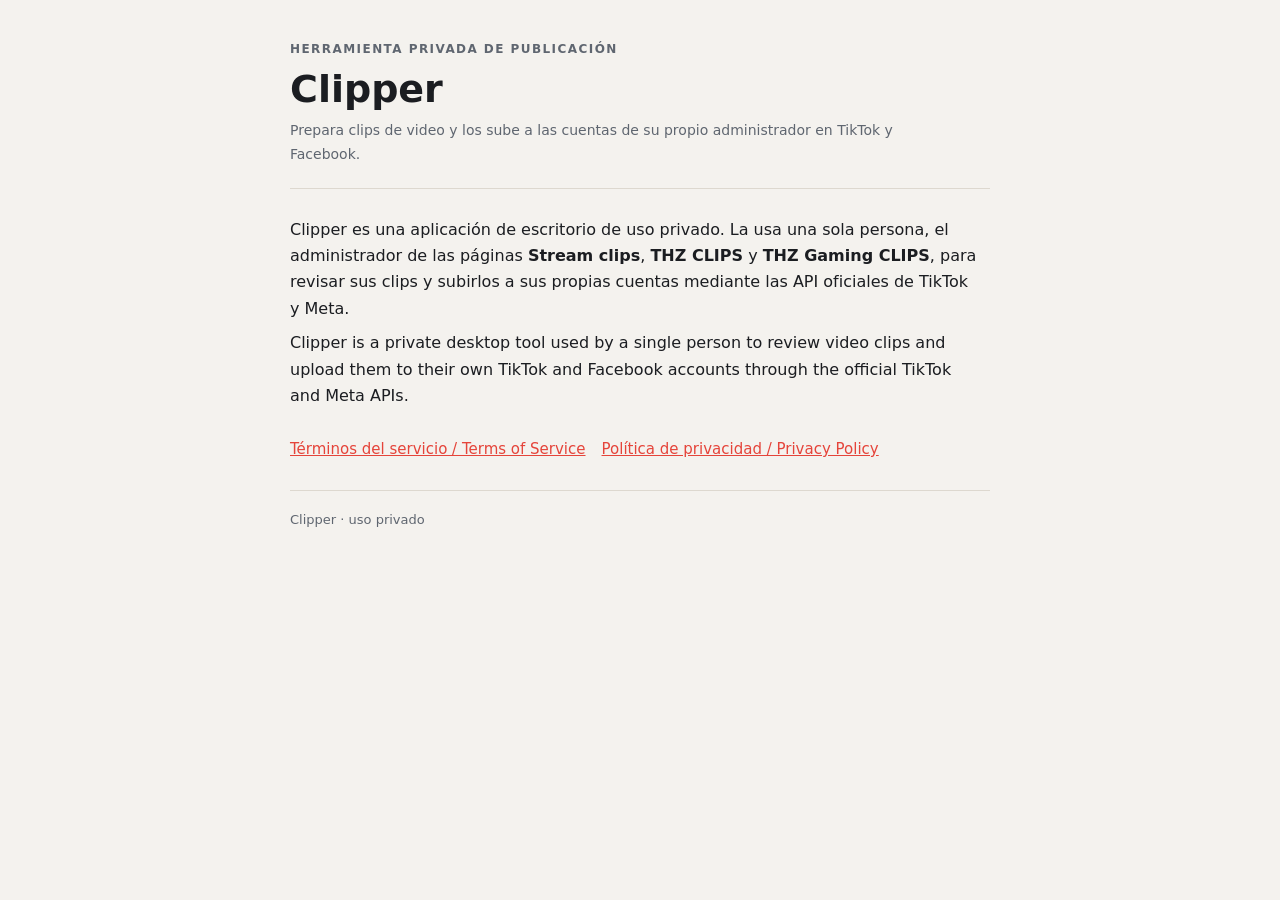
<file: index.html>
<!doctype html>
<html lang="es">
<head>
<meta charset="utf-8">
<meta name="viewport" content="width=device-width,initial-scale=1">
<title>Clipper</title>
<link rel="stylesheet" href="estilo.css">
</head>
<body>
<main class="doc">
  <header>
    <span class="eyebrow">Herramienta privada de publicación</span>
    <h1>Clipper</h1>
    <p class="meta">Prepara clips de video y los sube a las cuentas de su propio administrador en TikTok y Facebook.</p>
  </header>
  <section>
    <p>Clipper es una aplicación de escritorio de uso privado. La usa una sola persona, el administrador de las páginas
      <strong>Stream clips</strong>, <strong>THZ CLIPS</strong> y <strong>THZ Gaming CLIPS</strong>, para revisar sus clips y subirlos a sus propias cuentas
      mediante las API oficiales de TikTok y Meta.</p>
    <p lang="en">Clipper is a private desktop tool used by a single person to review video clips and upload them to their own TikTok and Facebook
      accounts through the official TikTok and Meta APIs.</p>
  </section>
  <nav class="enlaces">
    <a href="terminos.html">Términos del servicio / Terms of Service</a>
    <a href="privacidad.html">Política de privacidad / Privacy Policy</a>
  </nav>
  <footer>Clipper · uso privado</footer>
</main>
</body>
</html>
</file>
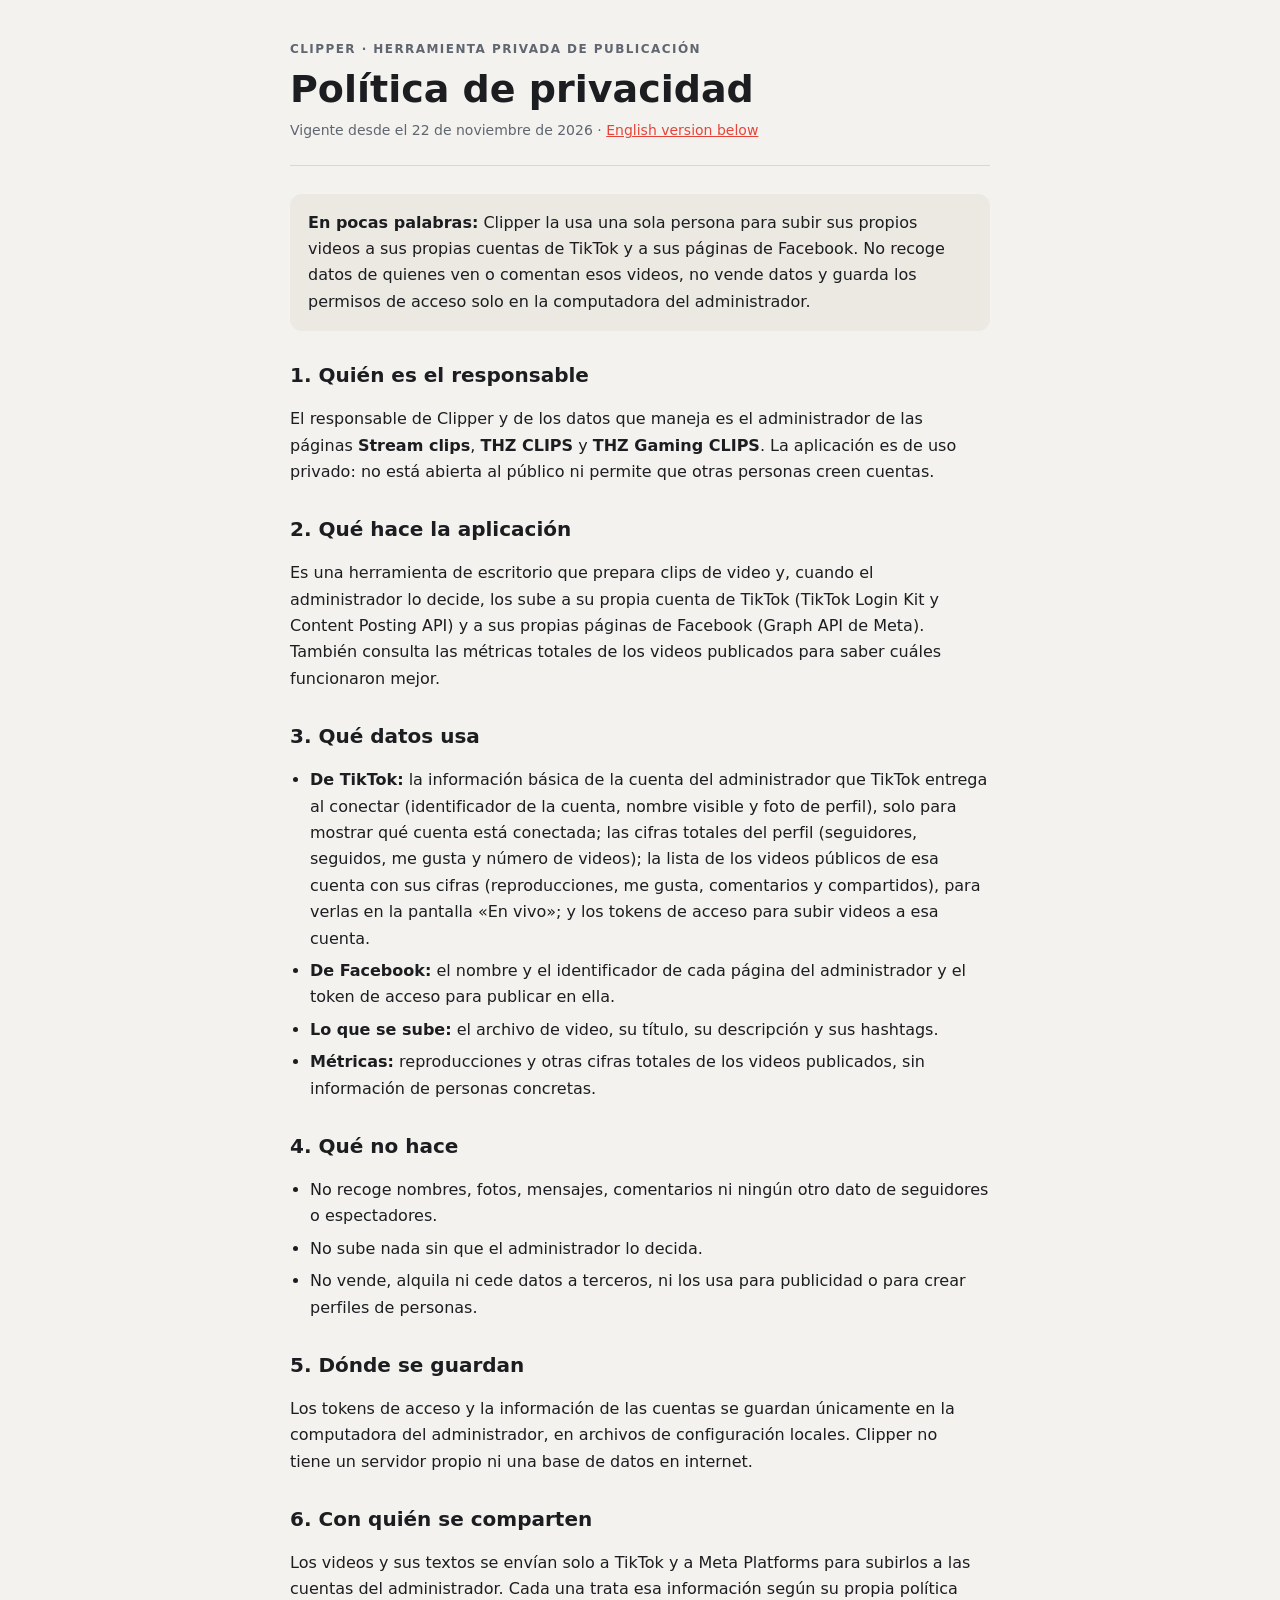
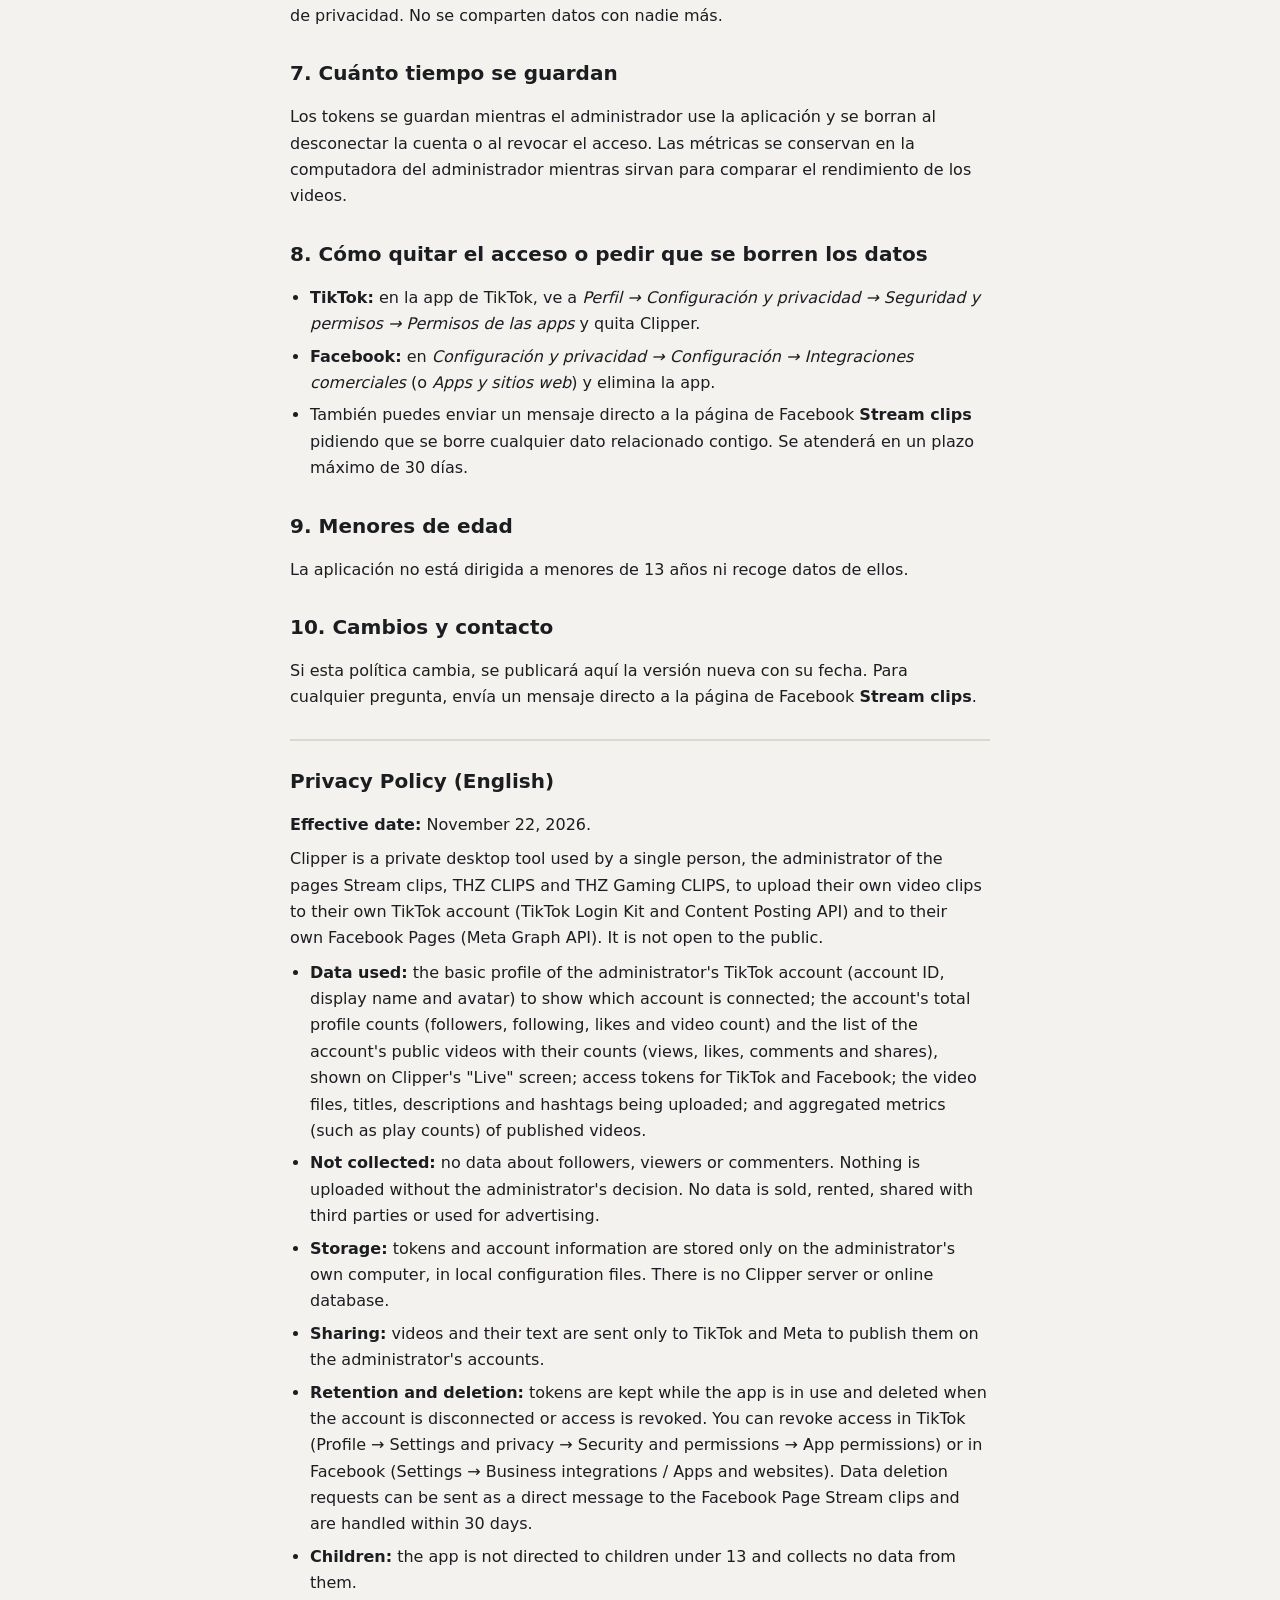
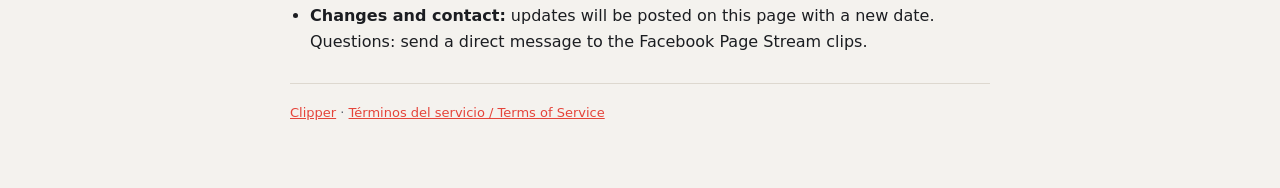
<file: privacidad.html>
<!doctype html>
<html lang="es">
<head>
<meta charset="utf-8">
<meta name="viewport" content="width=device-width,initial-scale=1">
<title>Política de privacidad · Clipper</title>
<link rel="stylesheet" href="estilo.css">
</head>
<body>
<main class="doc">
  <header>
    <span class="eyebrow">Clipper · herramienta privada de publicación</span>
    <h1>Política de privacidad</h1>
    <p class="meta">Vigente desde el 22 de noviembre de 2026 · <a href="#en">English version below</a></p>
  </header>

  <div class="resumen"><p><strong>En pocas palabras:</strong> Clipper la usa una sola persona para subir sus propios videos a sus propias cuentas de TikTok
    y a sus páginas de Facebook. No recoge datos de quienes ven o comentan esos videos, no vende datos y guarda los permisos de acceso solo en la
    computadora del administrador.</p></div>

  <section>
    <h2>1. Quién es el responsable</h2>
    <p>El responsable de Clipper y de los datos que maneja es el administrador de las páginas <strong>Stream clips</strong>, <strong>THZ CLIPS</strong> y
      <strong>THZ Gaming CLIPS</strong>. La aplicación es de uso privado: no está abierta al público ni permite que otras personas creen cuentas.</p>
  </section>

  <section>
    <h2>2. Qué hace la aplicación</h2>
    <p>Es una herramienta de escritorio que prepara clips de video y, cuando el administrador lo decide, los sube a su propia cuenta de TikTok
      (TikTok Login Kit y Content Posting API) y a sus propias páginas de Facebook (Graph API de Meta). También consulta las métricas totales de los
      videos publicados para saber cuáles funcionaron mejor.</p>
  </section>

  <section>
    <h2>3. Qué datos usa</h2>
    <ul>
      <li><strong>De TikTok:</strong> la información básica de la cuenta del administrador que TikTok entrega al conectar (identificador de la cuenta,
        nombre visible y foto de perfil), solo para mostrar qué cuenta está conectada; las cifras totales del perfil (seguidores, seguidos, me gusta
        y número de videos); la lista de los videos públicos de esa cuenta con sus cifras (reproducciones, me gusta, comentarios y compartidos), para
        verlas en la pantalla «En vivo»; y los tokens de acceso para subir videos a esa cuenta.</li>
      <li><strong>De Facebook:</strong> el nombre y el identificador de cada página del administrador y el token de acceso para publicar en ella.</li>
      <li><strong>Lo que se sube:</strong> el archivo de video, su título, su descripción y sus hashtags.</li>
      <li><strong>Métricas:</strong> reproducciones y otras cifras totales de los videos publicados, sin información de personas concretas.</li>
    </ul>
  </section>

  <section>
    <h2>4. Qué no hace</h2>
    <ul>
      <li>No recoge nombres, fotos, mensajes, comentarios ni ningún otro dato de seguidores o espectadores.</li>
      <li>No sube nada sin que el administrador lo decida.</li>
      <li>No vende, alquila ni cede datos a terceros, ni los usa para publicidad o para crear perfiles de personas.</li>
    </ul>
  </section>

  <section>
    <h2>5. Dónde se guardan</h2>
    <p>Los tokens de acceso y la información de las cuentas se guardan únicamente en la computadora del administrador, en archivos de configuración
      locales. Clipper no tiene un servidor propio ni una base de datos en internet.</p>
  </section>

  <section>
    <h2>6. Con quién se comparten</h2>
    <p>Los videos y sus textos se envían solo a TikTok y a Meta Platforms para subirlos a las cuentas del administrador. Cada una trata esa
      información según su propia política de privacidad. No se comparten datos con nadie más.</p>
  </section>

  <section>
    <h2>7. Cuánto tiempo se guardan</h2>
    <p>Los tokens se guardan mientras el administrador use la aplicación y se borran al desconectar la cuenta o al revocar el acceso. Las métricas
      se conservan en la computadora del administrador mientras sirvan para comparar el rendimiento de los videos.</p>
  </section>

  <section>
    <h2>8. Cómo quitar el acceso o pedir que se borren los datos</h2>
    <ul>
      <li><strong>TikTok:</strong> en la app de TikTok, ve a <em>Perfil → Configuración y privacidad → Seguridad y permisos → Permisos de las apps</em> y
        quita Clipper.</li>
      <li><strong>Facebook:</strong> en <em>Configuración y privacidad → Configuración → Integraciones comerciales</em> (o <em>Apps y sitios web</em>) y
        elimina la app.</li>
      <li>También puedes enviar un mensaje directo a la página de Facebook <strong>Stream clips</strong> pidiendo que se borre cualquier dato relacionado
        contigo. Se atenderá en un plazo máximo de 30 días.</li>
    </ul>
  </section>

  <section>
    <h2>9. Menores de edad</h2>
    <p>La aplicación no está dirigida a menores de 13 años ni recoge datos de ellos.</p>
  </section>

  <section>
    <h2>10. Cambios y contacto</h2>
    <p>Si esta política cambia, se publicará aquí la versión nueva con su fecha. Para cualquier pregunta, envía un mensaje directo a la página de
      Facebook <strong>Stream clips</strong>.</p>
  </section>

  <div class="idioma" id="en" lang="en">
    <section>
      <h2>Privacy Policy (English)</h2>
      <p><strong>Effective date:</strong> November 22, 2026.</p>
      <p>Clipper is a private desktop tool used by a single person, the administrator of the pages Stream clips, THZ CLIPS and THZ Gaming CLIPS, to
        upload their own video clips to their own TikTok account (TikTok Login Kit and Content Posting API) and to their own Facebook Pages (Meta
        Graph API). It is not open to the public.</p>
      <ul>
        <li><strong>Data used:</strong> the basic profile of the administrator's TikTok account (account ID, display name and avatar) to show which
          account is connected; the account's total profile counts (followers, following, likes and video count) and the list of the account's
          public videos with their counts (views, likes, comments and shares), shown on Clipper's "Live" screen; access tokens for TikTok and Facebook; the video files, titles, descriptions and hashtags being uploaded; and
          aggregated metrics (such as play counts) of published videos.</li>
        <li><strong>Not collected:</strong> no data about followers, viewers or commenters. Nothing is uploaded without the administrator's decision.
          No data is sold, rented, shared with third parties or used for advertising.</li>
        <li><strong>Storage:</strong> tokens and account information are stored only on the administrator's own computer, in local configuration
          files. There is no Clipper server or online database.</li>
        <li><strong>Sharing:</strong> videos and their text are sent only to TikTok and Meta to publish them on the administrator's accounts.</li>
        <li><strong>Retention and deletion:</strong> tokens are kept while the app is in use and deleted when the account is disconnected or access
          is revoked. You can revoke access in TikTok (Profile → Settings and privacy → Security and permissions → App permissions) or in Facebook
          (Settings → Business integrations / Apps and websites). Data deletion requests can be sent as a direct message to the Facebook Page
          Stream clips and are handled within 30 days.</li>
        <li><strong>Children:</strong> the app is not directed to children under 13 and collects no data from them.</li>
        <li><strong>Changes and contact:</strong> updates will be posted on this page with a new date. Questions: send a direct message to the
          Facebook Page Stream clips.</li>
      </ul>
    </section>
  </div>

  <footer><a href="index.html">Clipper</a> · <a href="terminos.html">Términos del servicio / Terms of Service</a></footer>
</main>
</body>
</html>
</file>
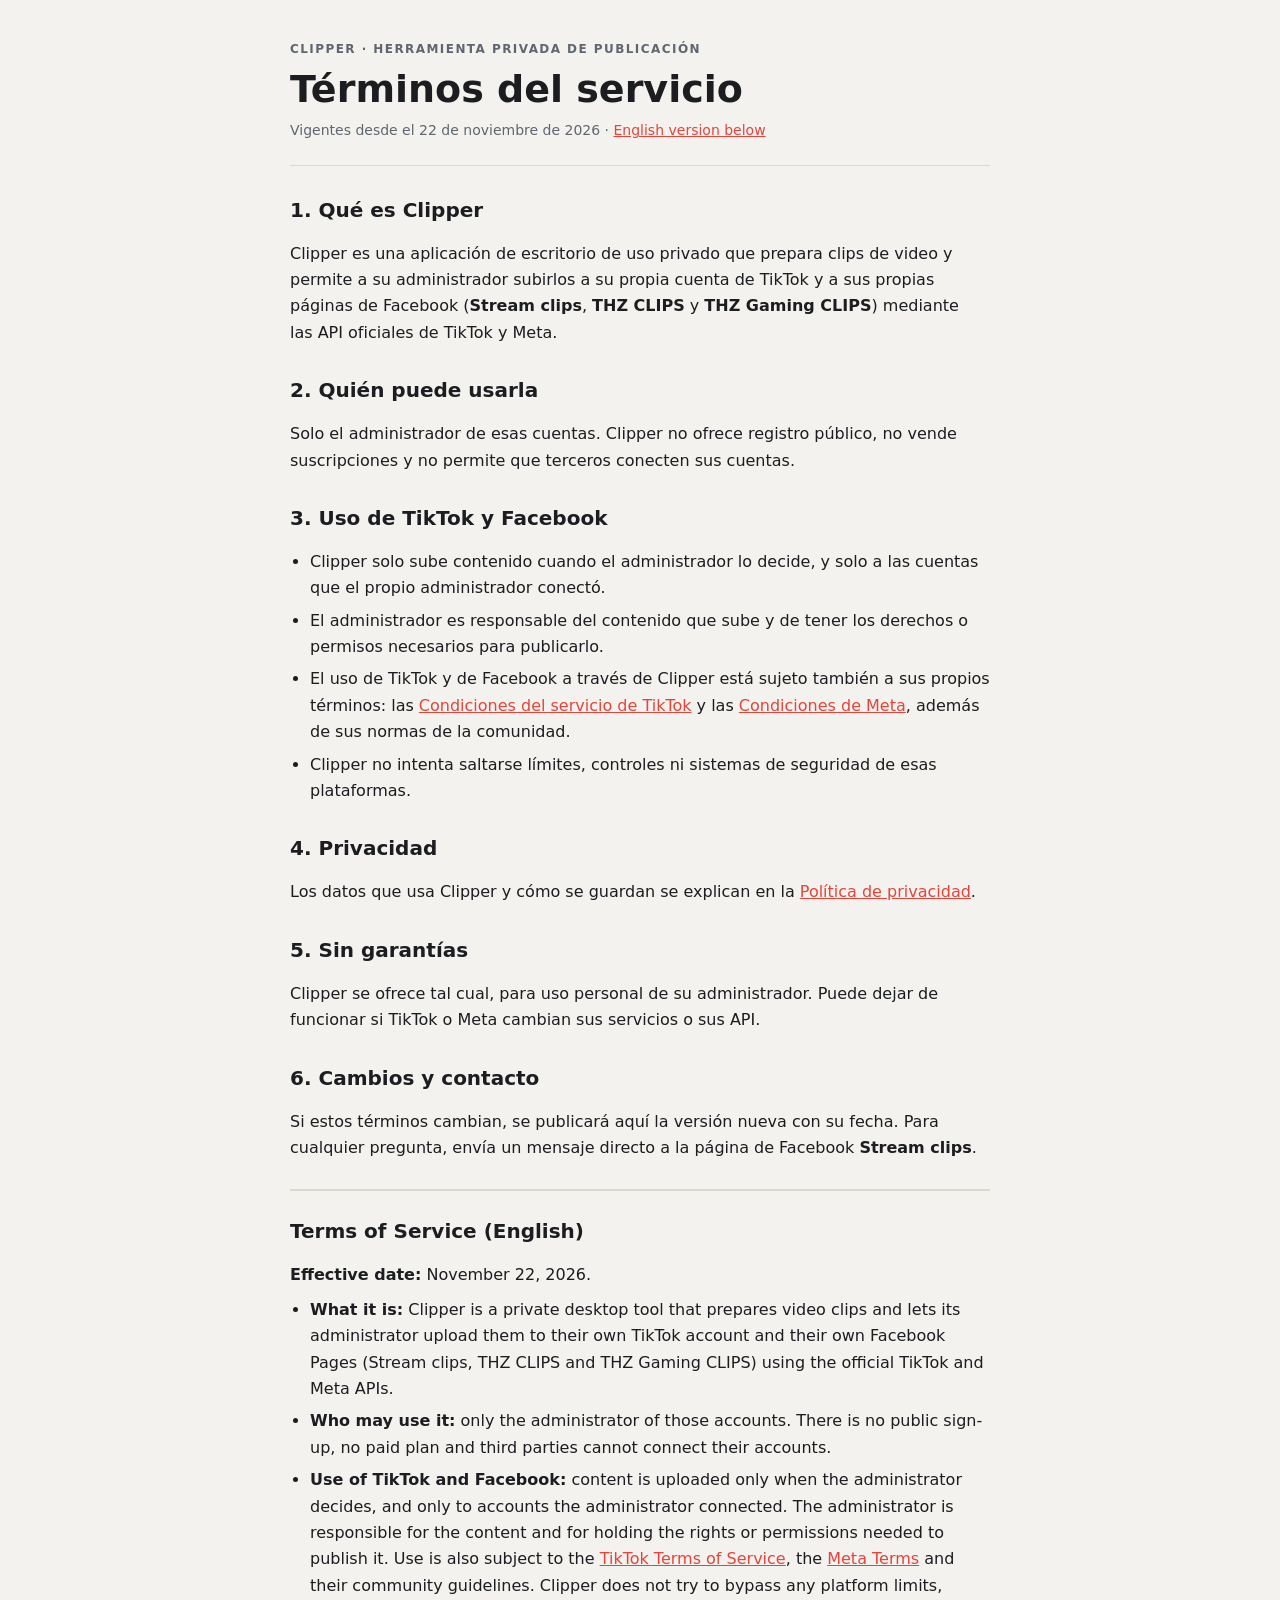
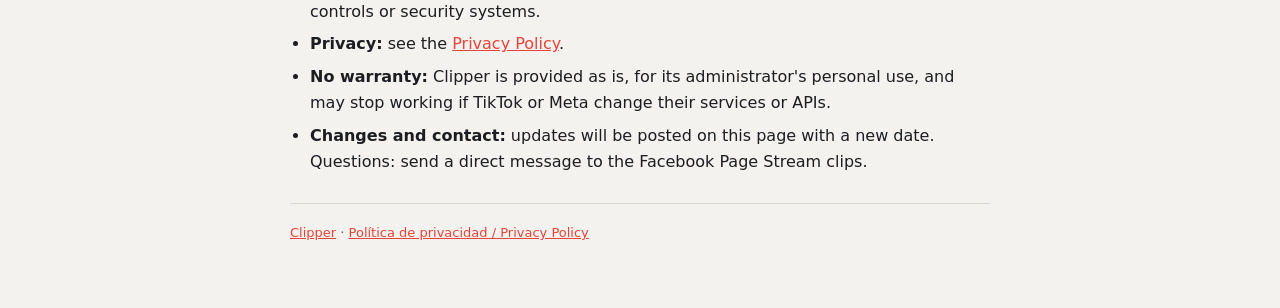
<file: terminos.html>
<!doctype html>
<html lang="es">
<head>
<meta charset="utf-8">
<meta name="viewport" content="width=device-width,initial-scale=1">
<title>Términos del servicio · Clipper</title>
<link rel="stylesheet" href="estilo.css">
</head>
<body>
<main class="doc">
  <header>
    <span class="eyebrow">Clipper · herramienta privada de publicación</span>
    <h1>Términos del servicio</h1>
    <p class="meta">Vigentes desde el 22 de noviembre de 2026 · <a href="#en">English version below</a></p>
  </header>

  <section>
    <h2>1. Qué es Clipper</h2>
    <p>Clipper es una aplicación de escritorio de uso privado que prepara clips de video y permite a su administrador subirlos a su propia cuenta de
      TikTok y a sus propias páginas de Facebook (<strong>Stream clips</strong>, <strong>THZ CLIPS</strong> y <strong>THZ Gaming CLIPS</strong>) mediante las
      API oficiales de TikTok y Meta.</p>
  </section>

  <section>
    <h2>2. Quién puede usarla</h2>
    <p>Solo el administrador de esas cuentas. Clipper no ofrece registro público, no vende suscripciones y no permite que terceros conecten sus
      cuentas.</p>
  </section>

  <section>
    <h2>3. Uso de TikTok y Facebook</h2>
    <ul>
      <li>Clipper solo sube contenido cuando el administrador lo decide, y solo a las cuentas que el propio administrador conectó.</li>
      <li>El administrador es responsable del contenido que sube y de tener los derechos o permisos necesarios para publicarlo.</li>
      <li>El uso de TikTok y de Facebook a través de Clipper está sujeto también a sus propios términos: las
        <a href="https://www.tiktok.com/legal/terms-of-service">Condiciones del servicio de TikTok</a> y las
        <a href="https://www.facebook.com/terms">Condiciones de Meta</a>, además de sus normas de la comunidad.</li>
      <li>Clipper no intenta saltarse límites, controles ni sistemas de seguridad de esas plataformas.</li>
    </ul>
  </section>

  <section>
    <h2>4. Privacidad</h2>
    <p>Los datos que usa Clipper y cómo se guardan se explican en la <a href="privacidad.html">Política de privacidad</a>.</p>
  </section>

  <section>
    <h2>5. Sin garantías</h2>
    <p>Clipper se ofrece tal cual, para uso personal de su administrador. Puede dejar de funcionar si TikTok o Meta cambian sus servicios o sus API.</p>
  </section>

  <section>
    <h2>6. Cambios y contacto</h2>
    <p>Si estos términos cambian, se publicará aquí la versión nueva con su fecha. Para cualquier pregunta, envía un mensaje directo a la página de
      Facebook <strong>Stream clips</strong>.</p>
  </section>

  <div class="idioma" id="en" lang="en">
    <section>
      <h2>Terms of Service (English)</h2>
      <p><strong>Effective date:</strong> November 22, 2026.</p>
      <ul>
        <li><strong>What it is:</strong> Clipper is a private desktop tool that prepares video clips and lets its administrator upload them to their own
          TikTok account and their own Facebook Pages (Stream clips, THZ CLIPS and THZ Gaming CLIPS) using the official TikTok and Meta APIs.</li>
        <li><strong>Who may use it:</strong> only the administrator of those accounts. There is no public sign-up, no paid plan and third parties cannot
          connect their accounts.</li>
        <li><strong>Use of TikTok and Facebook:</strong> content is uploaded only when the administrator decides, and only to accounts the administrator
          connected. The administrator is responsible for the content and for holding the rights or permissions needed to publish it. Use is also
          subject to the <a href="https://www.tiktok.com/legal/terms-of-service">TikTok Terms of Service</a>, the
          <a href="https://www.facebook.com/terms">Meta Terms</a> and their community guidelines. Clipper does not try to bypass any platform limits,
          controls or security systems.</li>
        <li><strong>Privacy:</strong> see the <a href="privacidad.html">Privacy Policy</a>.</li>
        <li><strong>No warranty:</strong> Clipper is provided as is, for its administrator's personal use, and may stop working if TikTok or Meta change
          their services or APIs.</li>
        <li><strong>Changes and contact:</strong> updates will be posted on this page with a new date. Questions: send a direct message to the Facebook
          Page Stream clips.</li>
      </ul>
    </section>
  </div>

  <footer><a href="index.html">Clipper</a> · <a href="privacidad.html">Política de privacidad / Privacy Policy</a></footer>
</main>
</body>
</html>
</file>
<file: estilo.css>
:root{--bg:#F4F2EE;--fg:#1B1D21;--mut:#5F6670;--line:#DDD8CF;--ac:#E5443A;--panel:#ECE9E3}
@media (prefers-color-scheme:dark){:root{--bg:#121417;--fg:#E8EAED;--mut:#9AA3AE;--line:#2C3139;--ac:#FF5A4E;--panel:#1A1D22;color-scheme:dark}}
*{box-sizing:border-box}
body{margin:0;background:var(--bg);color:var(--fg);font:16px/1.65 "Segoe UI",system-ui,-apple-system,sans-serif;padding:40px 16px 64px}
.doc{max-width:700px;margin:0 auto;display:flex;flex-direction:column;gap:28px}
header{display:flex;flex-direction:column;gap:8px;border-bottom:1px solid var(--line);padding-bottom:22px}
.eyebrow{font-size:12px;letter-spacing:.12em;text-transform:uppercase;color:var(--mut);font-weight:700}
h1{font-size:clamp(28px,6vw,38px);line-height:1.15;margin:0}
.meta{color:var(--mut);font-size:14px}
.resumen{background:var(--panel);border-radius:12px;padding:16px 18px}
.resumen p{margin:0}
h2{font-size:20px;margin:0 0 6px}
section{display:flex;flex-direction:column;gap:8px}
p,li{margin:0;max-width:68ch}
ul{margin:0;padding-left:20px;display:flex;flex-direction:column;gap:6px}
a{color:var(--ac)}
.idioma{border-top:2px solid var(--line);padding-top:24px}
footer{border-top:1px solid var(--line);padding-top:18px;color:var(--mut);font-size:13px}
nav.enlaces{display:flex;gap:16px;flex-wrap:wrap;font-size:15px}
</file>
